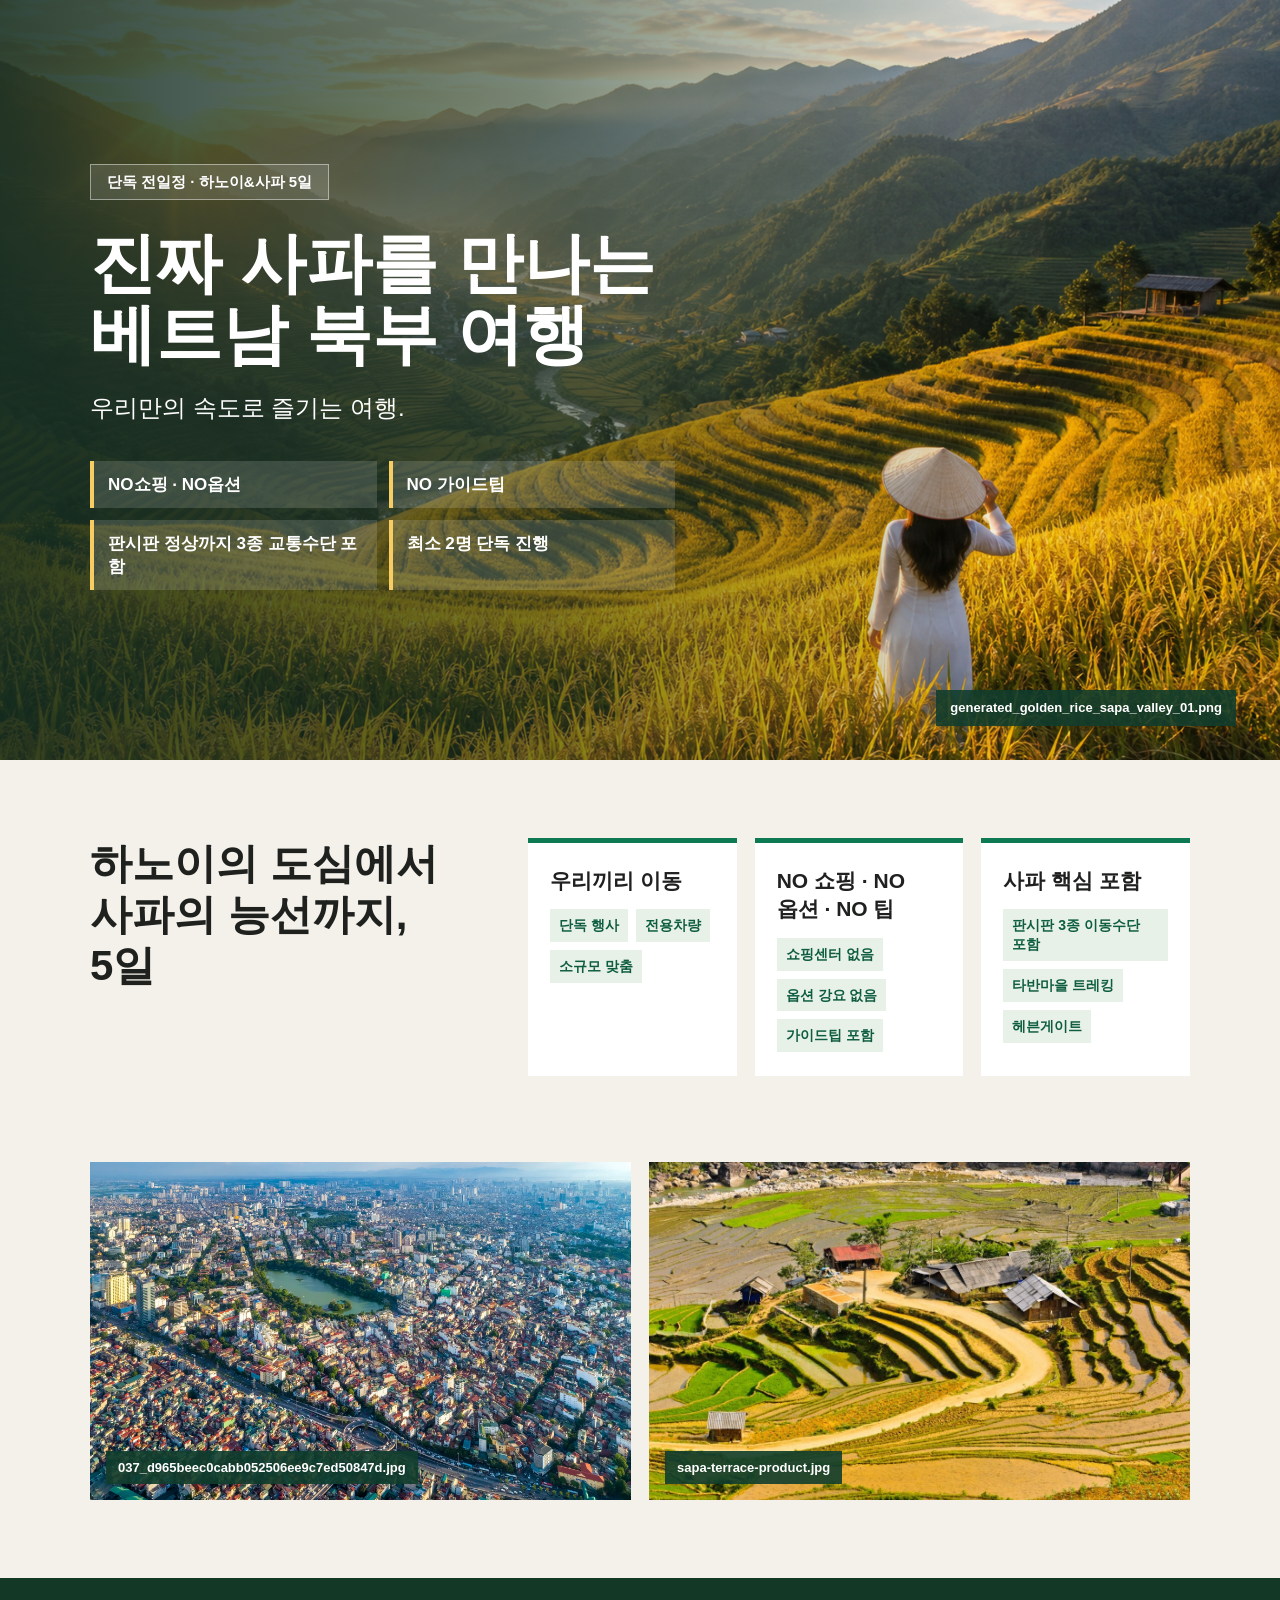
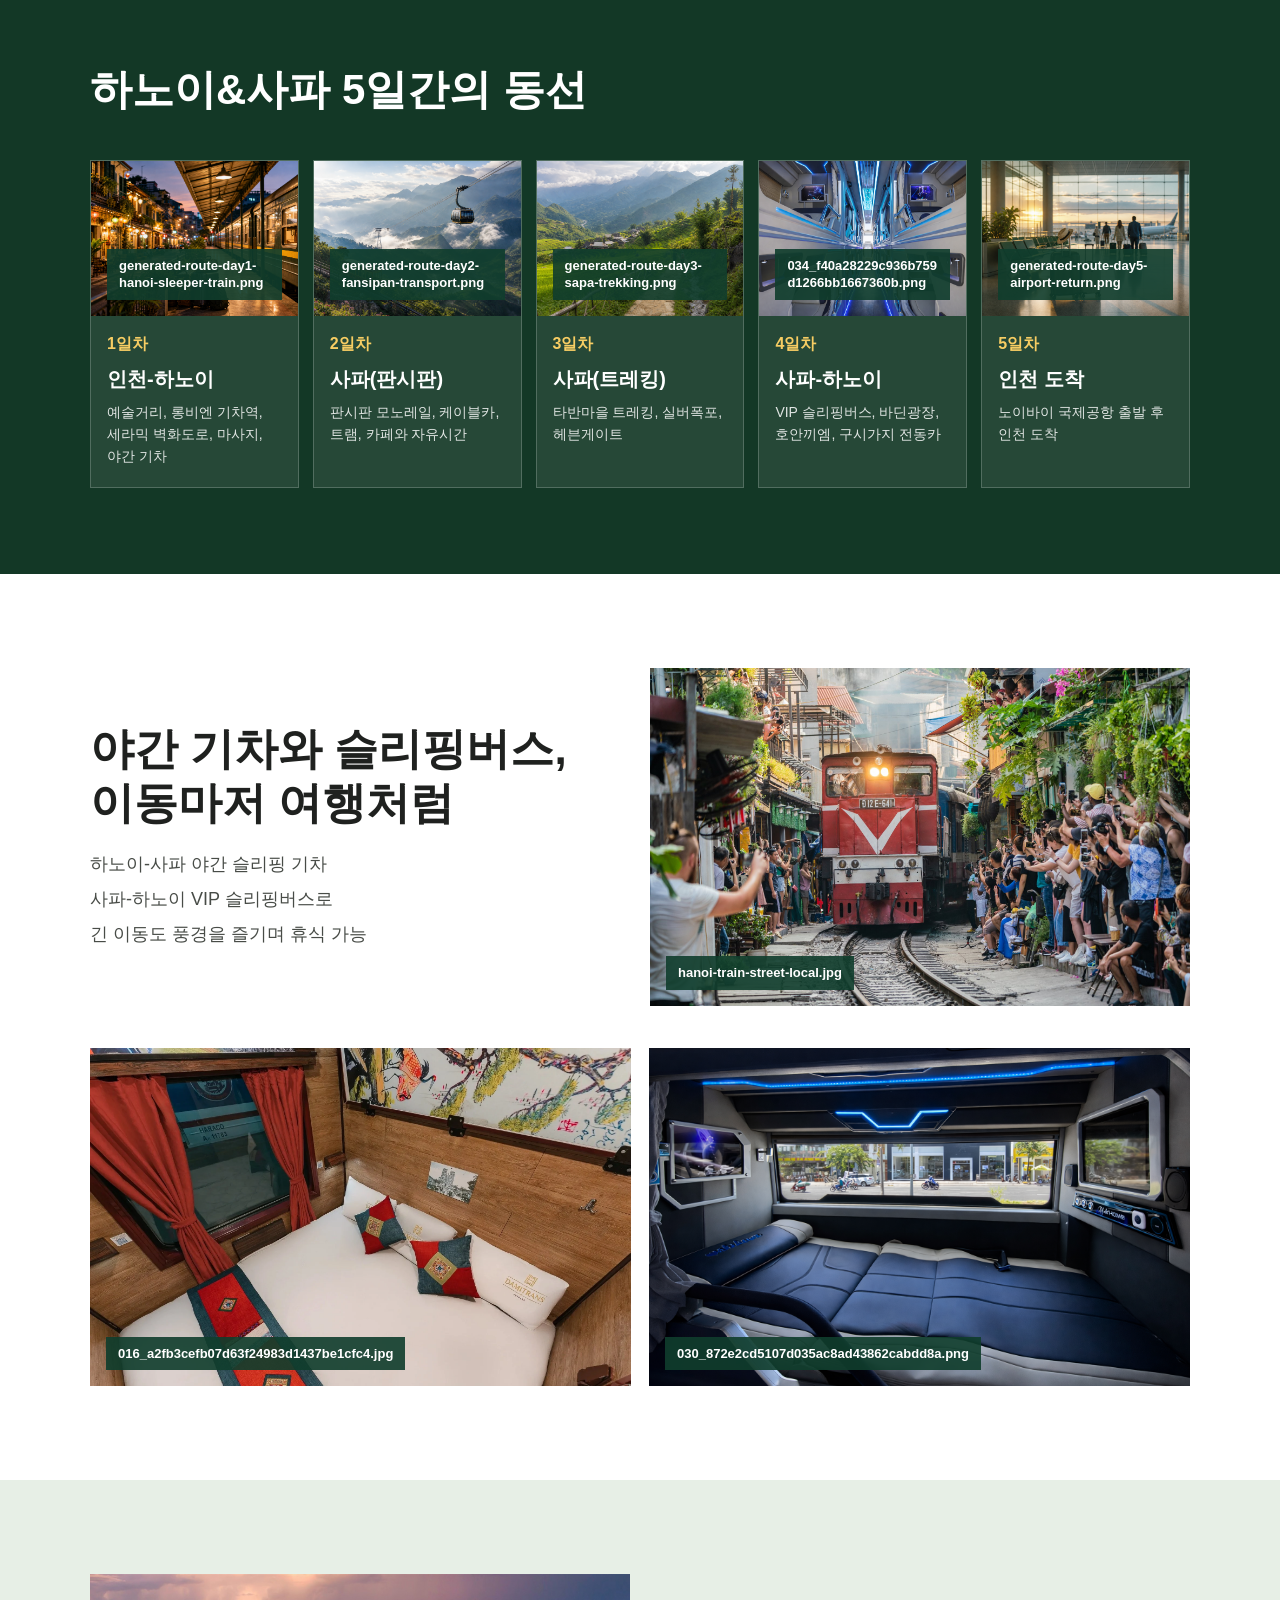
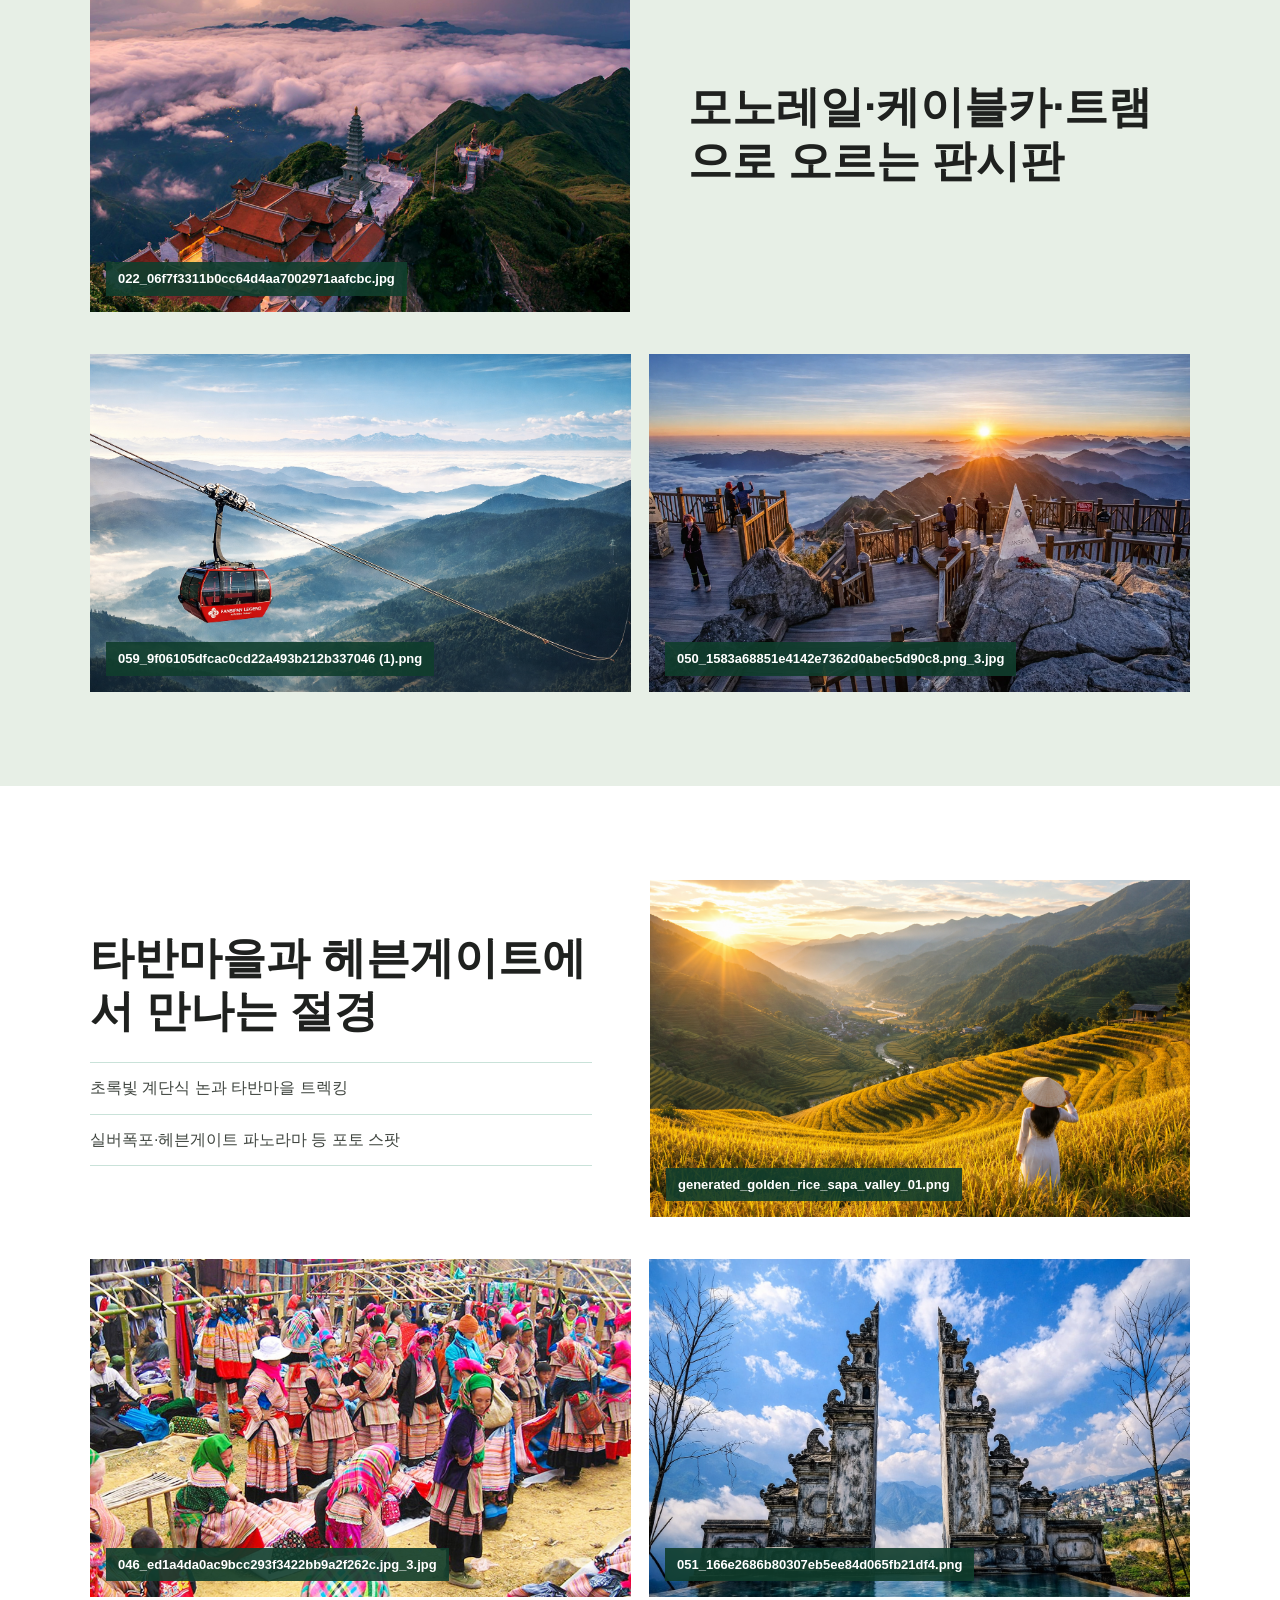
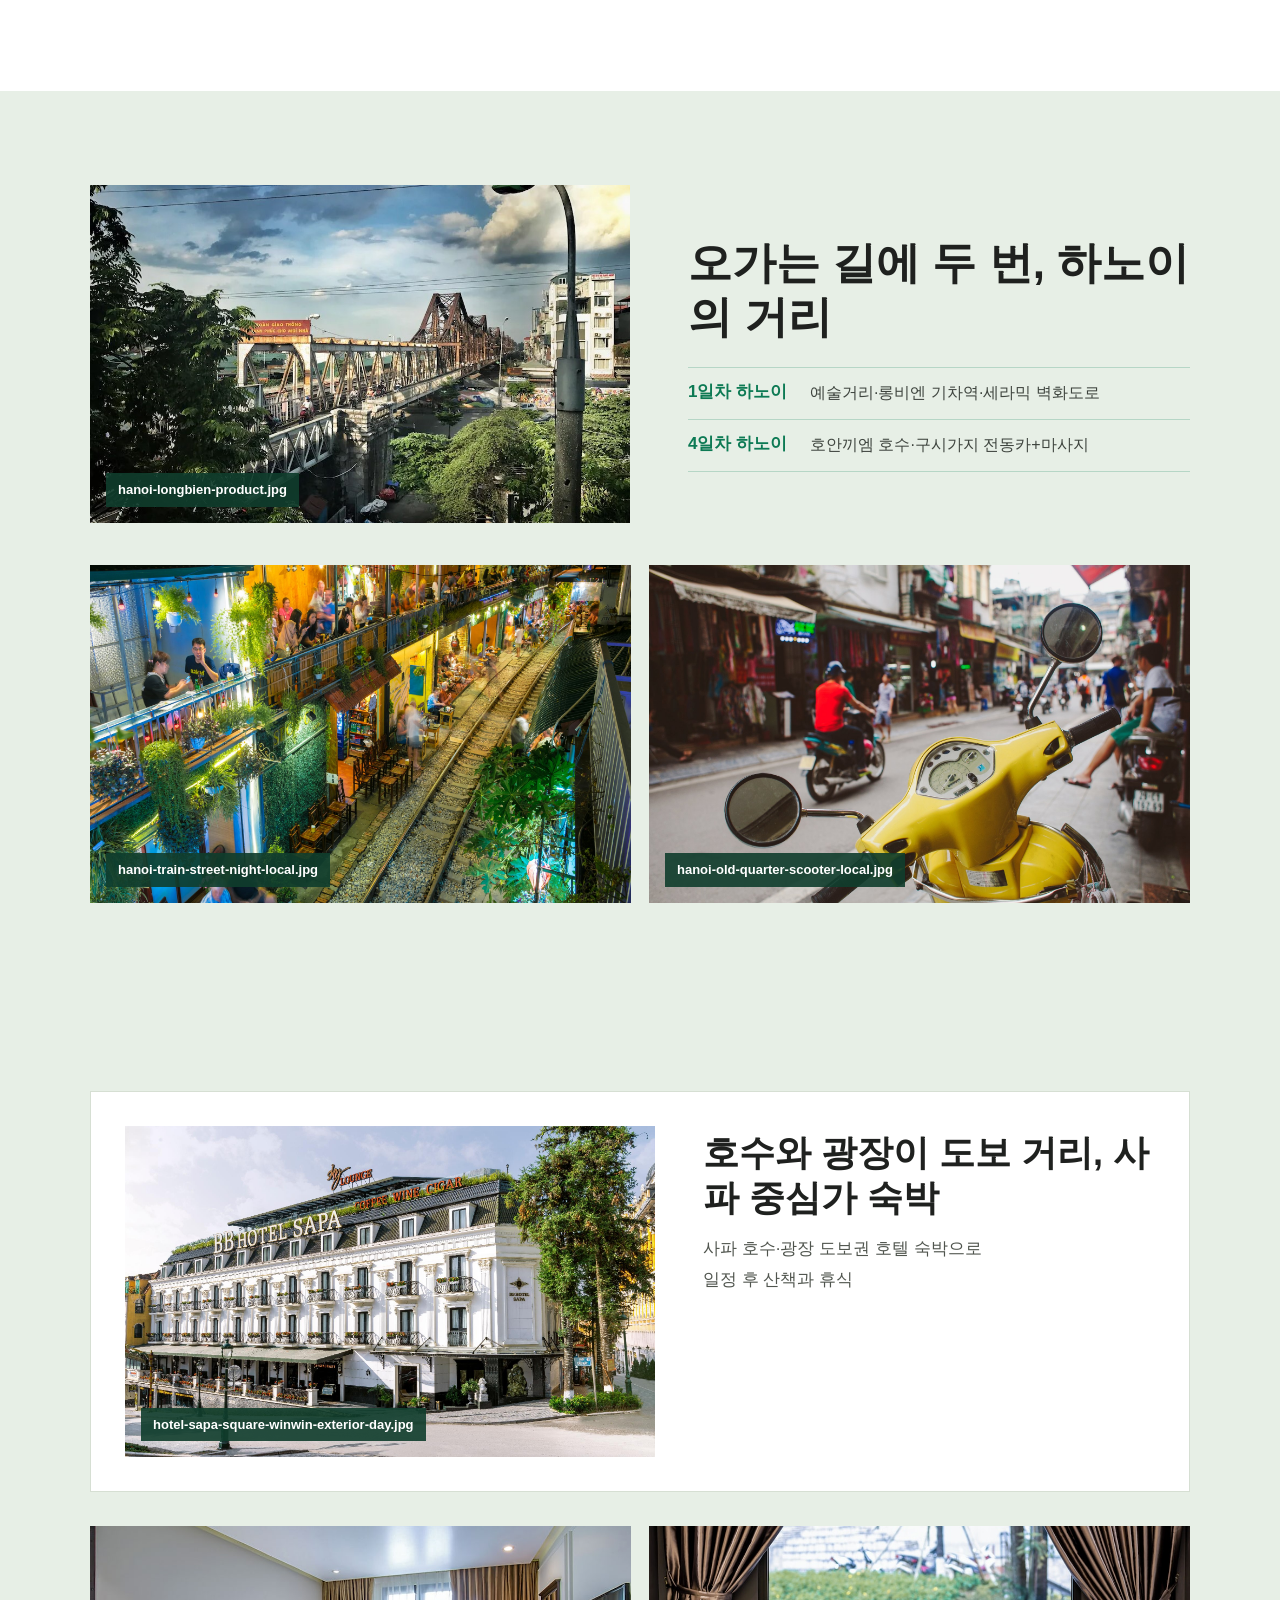
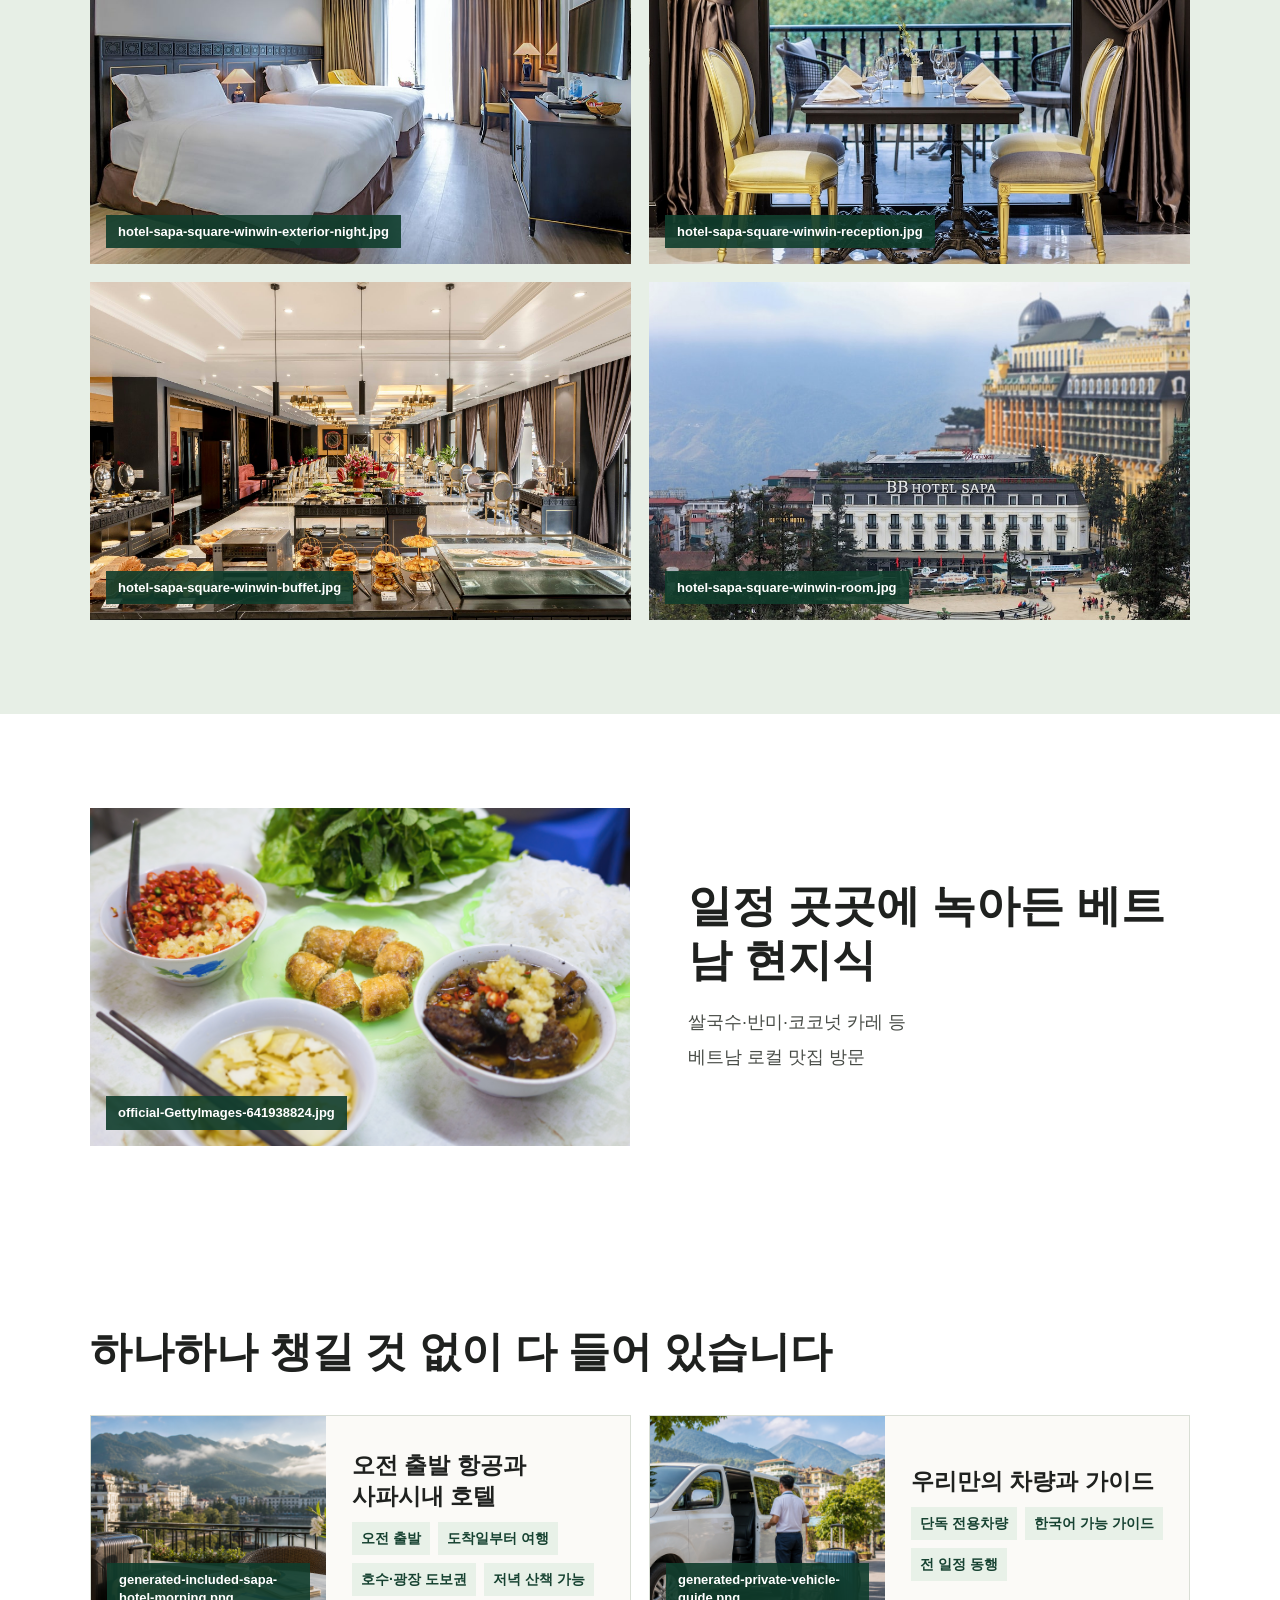
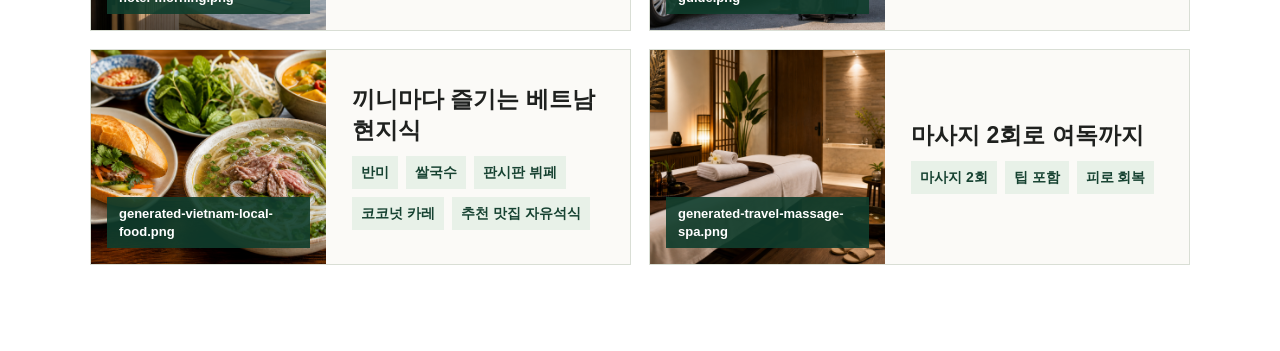
<file: 3avn1-hanoi-sapa-5d-uriman/index.html>
﻿<!doctype html>
<html lang="ko">
<head>
  <meta charset="utf-8">
  <meta name="viewport" content="width=1200">
  <title>[단독 전일정] 하노이&사파 5일 우리만</title>
  <style>
    * { box-sizing: border-box; }
    html, body { margin: 0; padding: 0; }
    body {
      min-width: 1180px;
      font-family: "Malgun Gothic", Arial, sans-serif;
      color: #1f211f;
      background: #f4f1ea;
      letter-spacing: 0;
      overflow-x: hidden;
    }
    a { color: inherit; text-decoration: none; }
    .page { width: 100%; overflow: hidden; }
    .section { width: 100%; }
    .inner { width: 1100px; margin: 0 auto; position: relative; }
    .hero {
      position: relative;
      min-height: 760px;
      background:
        linear-gradient(90deg, rgba(20, 45, 33, .88), rgba(20, 45, 33, .56) 42%, rgba(20, 45, 33, .04) 78%),
        url("assets/generated_golden_rice_sapa_valley_01.png") center/cover no-repeat;
      color: #fff;
    }
    .hero .inner { min-height: 760px; display: flex; align-items: center; }
    .hero-copy { width: 585px; padding-top: 30px; }
    .eyebrow {
      display: inline-flex;
      gap: 10px;
      align-items: center;
      height: 36px;
      padding: 0 16px;
      border: 1px solid rgba(255,255,255,.45);
      font-size: 15px;
      font-weight: 700;
      background: rgba(255,255,255,.12);
    }
    h1 {
      margin: 28px 0 18px;
      font-size: 66px;
      line-height: 1.08;
      font-weight: 900;
    }
    .hero-sub {
      margin: 0 0 34px;
      max-width: 560px;
      font-size: 24px;
      line-height: 1.6;
      font-weight: 500;
    }
    .hero-points {
      display: grid;
      grid-template-columns: repeat(2, 1fr);
      gap: 12px;
      margin: 0 0 36px;
      padding: 0;
      list-style: none;
    }
    .hero-points li {
      border-left: 4px solid #f7cd63;
      padding: 12px 14px;
      background: rgba(255,255,255,.14);
      font-size: 17px;
      font-weight: 700;
    }
    .hero-image-label {
      position: absolute;
      right: 44px;
      bottom: 34px;
      max-width: 360px;
      padding: 9px 14px;
      background: rgba(16, 61, 45, .88);
      color: #fff;
      font-size: 13px;
      font-weight: 900;
      line-height: 1.35;
      overflow-wrap: anywhere;
      pointer-events: auto;
      user-select: text;
      -webkit-user-select: text;
      cursor: text;
      z-index: 3;
    }
    .price-note { font-size: 14px; line-height: 1.55; opacity: .9; }
    .band-green { background: #103d2d; color: #fff; }
    .band-cream { background: #f4f1ea; }
    .band-white { background: #fff; }
    .band-mist { background: #e7efe6; }
    .lead-panel {
      padding: 78px 0 44px;
      display: grid;
      grid-template-columns: 390px 1fr;
      gap: 48px;
      align-items: start;
    }
    .lead-gallery { padding-bottom: 78px; }
    .nowrap { white-space: nowrap; }
    .section-title {
      margin: 0;
      font-size: 42px;
      line-height: 1.22;
      font-weight: 900;
    }
    .lead-text {
      margin: 10px 0 0;
      font-size: 19px;
      line-height: 1.9;
      color: #4b4d48;
    }
    .band-green .lead-text { color: rgba(255,255,255,.82); }
    .benefit-grid {
      display: grid;
      grid-template-columns: repeat(3, 1fr);
      gap: 18px;
    }
    .benefit {
      min-height: 178px;
      padding: 24px 22px;
      background: #fff;
      border-top: 5px solid #0d7a54;
    }
    .benefit strong {
      display: block;
      margin-bottom: 14px;
      font-size: 21px;
      line-height: 1.35;
      word-break: keep-all;
    }
    .benefit p {
      margin: 0;
      font-size: 16px;
      line-height: 1.7;
      color: #555a54;
      word-break: keep-all;
    }
    .benefit-tags {
      display: flex;
      flex-wrap: wrap;
      gap: 8px;
      margin: 0;
      padding: 0;
      list-style: none;
    }
    .benefit-tags li {
      padding: 7px 9px;
      background: #e8f1e8;
      color: #0f5d41;
      font-size: 14px;
      line-height: 1.35;
      font-weight: 900;
      word-break: keep-all;
    }
    .route {
      padding: 86px 0;
      background: #133826;
      color: #fff;
    }
    .route .lead-text { color: rgba(255,255,255,.78); }
    .route-card-grid {
      margin-top: 44px;
      display: grid;
      grid-template-columns: repeat(5, 1fr);
      gap: 14px;
    }
    .route-card {
      overflow: hidden;
      background: rgba(255,255,255,.08);
      border: 1px solid rgba(255,255,255,.2);
    }
    .route-card figure { margin: 0; position: relative; overflow: hidden; background: #fff; }
    .route-card img { width: 100%; aspect-ratio: 4 / 3; object-fit: cover; display: block; }
    .route-copy {
      min-height: 164px;
      padding: 18px 16px 20px;
    }
    .day { display: block; color: #f7cd63; font-weight: 900; margin-bottom: 12px; }
    .route-copy h3 { margin: 0 0 10px; font-size: 20px; line-height: 1.28; }
    .route-copy p { margin: 0; font-size: 14px; line-height: 1.55; opacity: .86; word-break: keep-all; }
    .photo-slab { padding: 94px 0; }
    .split {
      display: grid;
      grid-template-columns: 540px 1fr;
      gap: 58px;
      align-items: center;
    }
    .split.reverse { grid-template-columns: 1fr 540px; }
    .photo {
      width: 100%;
      aspect-ratio: 16 / 10;
      object-fit: cover;
      display: block;
      background: #ddd;
    }
    .photo.tall { aspect-ratio: 4 / 5; }
    .labeled-photo {
      position: relative;
      margin: 0;
      overflow: hidden;
      background: #fff;
    }
    .image-label {
      position: absolute;
      left: 16px;
      bottom: 16px;
      max-width: calc(100% - 32px);
      padding: 8px 12px;
      background: rgba(16, 61, 45, .9);
      color: #fff;
      font-size: 13px;
      font-weight: 900;
      line-height: 1.35;
      overflow-wrap: anywhere;
    }
    .copy h2 {
      margin: 0 0 18px;
      font-size: 44px;
      line-height: 1.22;
      font-weight: 900;
    }
    .copy p {
      margin: 0;
      font-size: 18px;
      line-height: 1.95;
      color: #484c47;
    }
    .keyword-list {
      display: grid;
      gap: 0;
      margin: 24px 0 0;
      padding: 0;
      list-style: none;
    }
    .keyword-list li {
      display: grid;
      grid-template-columns: 106px 1fr;
      gap: 16px;
      align-items: start;
      padding: 13px 0;
      border-top: 1px solid rgba(13, 122, 84, .22);
      font-size: 16px;
      line-height: 1.55;
      color: #3f453f;
      word-break: keep-all;
    }
    .keyword-list li:last-child { border-bottom: 1px solid rgba(13, 122, 84, .22); }
    .keyword-list b {
      color: #0d7a54;
      font-size: 17px;
      line-height: 1.35;
      font-weight: 900;
    }
    .keyword-list span { display: block; }
    .keyword-list li span:only-child { grid-column: 1 / -1; }
    .check-list {
      margin: 26px 0 0;
      padding: 0;
      list-style: none;
    }
    .check-list li {
      position: relative;
      padding-left: 22px;
      margin: 10px 0;
      font-size: 17px;
      line-height: 1.55;
      color: #333833;
    }
    .check-list li:before {
      content: "";
      position: absolute;
      left: 0;
      top: .72em;
      width: 8px;
      height: 8px;
      background: #0d7a54;
    }
    .gallery-2x2 {
      display: grid;
      grid-template-columns: repeat(2, 1fr);
      gap: 18px;
      margin-top: 42px;
    }
    .gallery-2x2 figure { margin: 0; background: #fff; position: relative; overflow: hidden; }
    .gallery-2x2 img { width: 100%; aspect-ratio: 16 / 10; object-fit: cover; display: block; }
    .route .gallery-2x2 { margin-top: 34px; }
    .hotel-gallery { margin-top: 34px; }
    .value-stack {
      padding: 86px 0;
      background: #fff;
    }
    .value-card-grid {
      display: grid;
      grid-template-columns: repeat(2, 1fr);
      gap: 18px;
      margin-top: 38px;
    }
    .value-card {
      display: grid;
      grid-template-columns: 235px 1fr;
      min-height: 214px;
      overflow: hidden;
      border: 1px solid #d9ded5;
      background: #fbfaf7;
    }
    .value-card figure { margin: 0; position: relative; overflow: hidden; background: #ddd; }
    .value-card img { width: 100%; height: 100%; min-height: 214px; object-fit: cover; display: block; }
    .value-copy {
      display: flex;
      flex-direction: column;
      justify-content: center;
      padding: 24px 26px;
    }
    .value-copy h3 { margin: 0 0 10px; font-size: 23px; line-height: 1.35; word-break: keep-all; }
    .value-copy p { margin: 0; font-size: 16px; line-height: 1.75; color: #565a54; word-break: keep-all; }
    .value-keywords {
      display: flex;
      flex-wrap: wrap;
      gap: 8px;
      margin: 0;
      padding: 0;
      list-style: none;
    }
    .value-keywords li {
      padding: 7px 9px;
      background: #e8f1e8;
      color: #164231;
      font-size: 14px;
      line-height: 1.35;
      font-weight: 900;
      word-break: keep-all;
    }
    .hotel {
      padding: 94px 0;
      background: #e7efe6;
    }
    .hotel-card {
      display: grid;
      grid-template-columns: 530px 1fr;
      gap: 48px;
      background: #fff;
      padding: 34px;
      border: 1px solid #d6dfd3;
    }
    .hotel-card .labeled-photo { align-self: start; }
    .hotel-card img { width: 100%; aspect-ratio: 16 / 10; object-fit: cover; display: block; }
    .hotel-card h2 { margin: 4px 0 14px; font-size: 36px; line-height: 1.25; }
    .hotel-card p { margin: 0; font-size: 17px; line-height: 1.8; color: #50554e; }
    .condition {
      padding: 84px 0;
      background: #163525;
      color: #fff;
    }
    .condition .box {
      display: grid;
      grid-template-columns: 340px 1fr;
      gap: 48px;
      align-items: start;
    }
    .price {
      padding: 26px;
      background: #f7cd63;
      color: #17251b;
    }
    .price b { display: block; font-size: 40px; margin-top: 6px; }
    .condition ul { margin: 0; padding: 0; list-style: none; }
    .condition li { margin: 0 0 13px; font-size: 17px; line-height: 1.7; color: rgba(255,255,255,.86); }
    .small { font-size: 14px; line-height: 1.7; color: rgba(255,255,255,.72); }
  </style>
</head>
<body>
  <main class="page">
    <section class="section hero">
      <div class="inner">
        <div class="hero-copy">
          <div class="eyebrow">단독 전일정 · 하노이&사파 5일</div>
          <h1>진짜 사파를 만나는<br>베트남 북부 여행</h1>
          <p class="hero-sub">우리만의 속도로 즐기는 여행.</p>
          <ul class="hero-points">
            <li>NO쇼핑 · NO옵션</li>
            <li>NO 가이드팁</li>
            <li>판시판 정상까지 3종 교통수단 포함</li>
            <li>최소 2명 단독 진행</li>
          </ul>
        </div>
      </div>
      <span class="hero-image-label">generated_golden_rice_sapa_valley_01.png</span>
    </section>

    <section class="section band-cream">
      <div class="inner lead-panel">
        <div>
          <h2 class="section-title">하노이의 도심에서<br>사파의 능선까지, <span class="nowrap">5일</span></h2>
        </div>
        <div class="benefit-grid">
          <div class="benefit">
            <strong>우리끼리 이동</strong>
            <ul class="benefit-tags">
              <li>단독 행사</li>
              <li>전용차량</li>
              <li>소규모 맞춤</li>
            </ul>
          </div>
          <div class="benefit">
            <strong>NO 쇼핑 · NO 옵션 · NO 팁</strong>
            <ul class="benefit-tags">
              <li>쇼핑센터 없음</li>
              <li>옵션 강요 없음</li>
              <li>가이드팁 포함</li>
            </ul>
          </div>
          <div class="benefit">
            <strong>사파 핵심 포함</strong>
            <ul class="benefit-tags">
              <li>판시판 3종 이동수단 포함</li>
              <li>타반마을 트레킹</li>
              <li>헤븐게이트</li>
            </ul>
          </div>
        </div>
      </div>
      <div class="inner gallery-2x2 lead-gallery">
        <figure>
          <img src="assets/037_d965beec0cabb052506ee9c7ed50847d.jpg" alt="하노이 호안끼엠">
          <span class="image-label">037_d965beec0cabb052506ee9c7ed50847d.jpg</span>
        </figure>
        <figure>
          <img src="assets/sapa-terrace-product.jpg" alt="사파 계단식 논">
          <span class="image-label">sapa-terrace-product.jpg</span>
        </figure>
      </div>
    </section>

    <section class="section route">
      <div class="inner">
        <h2 class="section-title">하노이&사파 5일간의 동선</h2>
        <div class="route-card-grid">
          <article class="route-card">
            <figure>
              <img src="assets/generated-route-day1-hanoi-sleeper-train.png" alt="하노이에서 야간 기차로 이어지는 동선">
              <span class="image-label">generated-route-day1-hanoi-sleeper-train.png</span>
            </figure>
            <div class="route-copy">
              <span class="day">1일차</span>
              <h3>인천-하노이</h3>
              <p>예술거리, 롱비엔 기차역, 세라믹 벽화도로, 마사지, 야간 기차</p>
            </div>
          </article>
          <article class="route-card">
            <figure>
              <img src="assets/generated-route-day2-fansipan-transport.png" alt="판시판으로 오르는 산악 교통">
              <span class="image-label">generated-route-day2-fansipan-transport.png</span>
            </figure>
            <div class="route-copy">
              <span class="day">2일차</span>
              <h3>사파(판시판)</h3>
              <p>판시판 모노레일, 케이블카, 트램, 카페와 자유시간</p>
            </div>
          </article>
          <article class="route-card">
            <figure>
              <img src="assets/generated-route-day3-sapa-trekking.png" alt="사파 계단식 논 트레킹 동선">
              <span class="image-label">generated-route-day3-sapa-trekking.png</span>
            </figure>
            <div class="route-copy">
              <span class="day">3일차</span>
              <h3>사파(트레킹)</h3>
              <p>타반마을 트레킹, 실버폭포, 헤븐게이트</p>
            </div>
          </article>
          <article class="route-card">
            <figure>
              <img src="assets/034_f40a28229c936b759d1266bb1667360b.png" alt="사파에서 하노이로 돌아오는 슬리핑버스">
              <span class="image-label">034_f40a28229c936b759d1266bb1667360b.png</span>
            </figure>
            <div class="route-copy">
              <span class="day">4일차</span>
              <h3>사파-하노이</h3>
              <p>VIP 슬리핑버스, 바딘광장, 호안끼엠, 구시가지 전동카</p>
            </div>
          </article>
          <article class="route-card">
            <figure>
              <img src="assets/generated-route-day5-airport-return.png" alt="하노이 공항에서 귀국하는 동선">
              <span class="image-label">generated-route-day5-airport-return.png</span>
            </figure>
            <div class="route-copy">
              <span class="day">5일차</span>
              <h3>인천 도착</h3>
              <p>노이바이 국제공항 출발 후 인천 도착</p>
            </div>
          </article>
        </div>
      </div>
    </section>

    <section class="section photo-slab band-white">
      <div class="inner split reverse">
        <div class="copy">
          <h2>야간 기차와 슬리핑버스, 이동마저 여행처럼</h2>
          <p>하노이-사파 야간 슬리핑 기차<br>사파-하노이 VIP 슬리핑버스로<br>긴 이동도 풍경을 즐기며 휴식 가능</p>
        </div>
        <figure class="labeled-photo">
          <img class="photo" src="assets/hanoi-train-street-local.jpg" alt="하노이 열차">
          <span class="image-label">hanoi-train-street-local.jpg</span>
        </figure>
      </div>
      <div class="inner gallery-2x2">
        <figure>
          <img src="assets/016_a2fb3cefb07d63f24983d1437be1cfc4.jpg" alt="롱비엔 기차역">
          <span class="image-label">016_a2fb3cefb07d63f24983d1437be1cfc4.jpg</span>
        </figure>
        <figure>
          <img src="assets/030_872e2cd5107d035ac8ad43862cabdd8a.png" alt="하노이 기차역">
          <span class="image-label">030_872e2cd5107d035ac8ad43862cabdd8a.png</span>
        </figure>
      </div>
    </section>

    <section class="section photo-slab band-mist">
      <div class="inner split">
        <figure class="labeled-photo">
          <img class="photo" src="assets/022_06f7f3311b0cc64d4aa7002971aafcbc.jpg" alt="판시판 케이블카">
          <span class="image-label">022_06f7f3311b0cc64d4aa7002971aafcbc.jpg</span>
        </figure>
        <div class="copy">
          <h2>모노레일·케이블카·트램으로 오르는 판시판</h2>
        </div>
      </div>
      <div class="inner gallery-2x2">
        <figure>
          <img src="assets/059_9f06105dfcac0cd22a493b212b337046 (1).png" alt="판시판 케이블카">
          <span class="image-label">059_9f06105dfcac0cd22a493b212b337046 (1).png</span>
        </figure>
        <figure>
          <img src="assets/050_1583a68851e4142e7362d0abec5d90c8.png_3.jpg" alt="판시판 정상">
          <span class="image-label">050_1583a68851e4142e7362d0abec5d90c8.png_3.jpg</span>
        </figure>
      </div>
    </section>

    <section class="section photo-slab band-white">
      <div class="inner split reverse">
        <div class="copy">
          <h2>타반마을과 헤븐게이트에서 만나는 절경</h2>
          <ul class="keyword-list">
            <li><span>초록빛 계단식 논과 타반마을 트렉킹</span></li>
            <li><span>실버폭포·헤븐게이트 파노라마 등 포토 스팟</span></li>
          </ul>
        </div>
        <figure class="labeled-photo">
          <img class="photo" src="assets/generated_golden_rice_sapa_valley_01.png" alt="타반마을 계곡">
          <span class="image-label">generated_golden_rice_sapa_valley_01.png</span>
        </figure>
      </div>
      <div class="inner gallery-2x2">
        <figure>
          <img src="assets/046_ed1a4da0ac9bcc293f3422bb9a2f262c.jpg_3.jpg" alt="사파 계단식 논">
          <span class="image-label">046_ed1a4da0ac9bcc293f3422bb9a2f262c.jpg_3.jpg</span>
        </figure>
        <figure>
          <img src="assets/051_166e2686b80307eb5ee84d065fb21df4.png" alt="사파 계단식 논">
          <span class="image-label">051_166e2686b80307eb5ee84d065fb21df4.png</span>
        </figure>
      </div>
    </section>

    <section class="section photo-slab band-mist">
      <div class="inner split">
        <figure class="labeled-photo">
          <img class="photo" src="assets/hanoi-longbien-product.jpg" alt="하노이 호안끼엠 야경">
          <span class="image-label">hanoi-longbien-product.jpg</span>
        </figure>
        <div class="copy">
          <h2>오가는 길에 두 번, 하노이의 거리</h2>
          <ul class="keyword-list">
            <li><b>1일차 하노이</b><span>예술거리·롱비엔 기차역·세라믹 벽화도로</span></li>
            <li><b>4일차 하노이</b><span>호안끼엠 호수·구시가지 전동카+마사지</span></li>
          </ul>
        </div>
      </div>
      <div class="inner gallery-2x2">
        <figure>
          <img src="assets/hanoi-train-street-night-local.jpg" alt="하노이 거리">
          <span class="image-label">hanoi-train-street-night-local.jpg</span>
        </figure>
        <figure>
          <img src="assets/hanoi-old-quarter-scooter-local.jpg" alt="하노이 구시가지">
          <span class="image-label">hanoi-old-quarter-scooter-local.jpg</span>
        </figure>
      </div>
    </section>

    <section class="section hotel">
      <div class="inner hotel-card">
        <figure class="labeled-photo">
          <img src="assets/hotel-sapa-square-winwin-exterior-day.jpg" alt="호텔 사파 스퀘어 외관">
          <span class="image-label">hotel-sapa-square-winwin-exterior-day.jpg</span>
        </figure>
        <div>
          <h2>호수와 광장이 도보 거리, 사파 중심가 숙박</h2>
          <p>사파 호수·광장 도보권 호텔 숙박으로<br>일정 후 산책과 휴식</p>
        </div>
      </div>
      <div class="inner gallery-2x2 hotel-gallery">
        <figure>
          <img src="assets/hotel-sapa-square-winwin-exterior-night.jpg" alt="호텔 사파 스퀘어 야간 외관">
          <span class="image-label">hotel-sapa-square-winwin-exterior-night.jpg</span>
        </figure>
        <figure>
          <img src="assets/hotel-sapa-square-winwin-reception.jpg" alt="호텔 사파 스퀘어 리셉션">
          <span class="image-label">hotel-sapa-square-winwin-reception.jpg</span>
        </figure>
        <figure>
          <img src="assets/hotel-sapa-square-winwin-buffet.jpg" alt="호텔 사파 스퀘어 레스토랑">
          <span class="image-label">hotel-sapa-square-winwin-buffet.jpg</span>
        </figure>
        <figure>
          <img src="assets/hotel-sapa-square-winwin-room.jpg" alt="호텔 사파 스퀘어 객실">
          <span class="image-label">hotel-sapa-square-winwin-room.jpg</span>
        </figure>
      </div>
    </section>

    <section class="section photo-slab band-white">
      <div class="inner split">
        <figure class="labeled-photo">
          <img class="photo" src="assets/official-GettyImages-641938824.jpg" alt="베트남 현지식">
          <span class="image-label">official-GettyImages-641938824.jpg</span>
        </figure>
        <div class="copy">
          <h2>일정 곳곳에 녹아든 베트남 현지식</h2>
          <p>쌀국수·반미·코코넛 카레 등<br>베트남 로컬 맛집 방문</p>
        </div>
      </div>
    </section>

    <section class="section value-stack">
      <div class="inner">
        <h2 class="section-title">하나하나 챙길 것 없이 다 들어 있습니다</h2>
        <div class="value-card-grid">
          <article class="value-card">
            <figure>
              <img src="assets/generated-included-sapa-hotel-morning.png" alt="사파 중심 호텔과 오전 출발 분위기">
              <span class="image-label">generated-included-sapa-hotel-morning.png</span>
            </figure>
            <div class="value-copy">
              <h3>오전 출발 항공과 사파시내 호텔</h3>
              <ul class="value-keywords">
                <li>오전 출발</li>
                <li>도착일부터 여행</li>
                <li>호수·광장 도보권</li>
                <li>저녁 산책 가능</li>
              </ul>
            </div>
          </article>
          <article class="value-card">
            <figure>
              <img src="assets/generated-private-vehicle-guide.png" alt="전용차량과 현지 가이드">
              <span class="image-label">generated-private-vehicle-guide.png</span>
            </figure>
            <div class="value-copy">
              <h3>우리만의 차량과 가이드</h3>
              <ul class="value-keywords">
                <li>단독 전용차량</li>
                <li>한국어 가능 가이드</li>
                <li>전 일정 동행</li>
              </ul>
            </div>
          </article>
          <article class="value-card">
            <figure>
              <img src="assets/generated-vietnam-local-food.png" alt="베트남 현지식">
              <span class="image-label">generated-vietnam-local-food.png</span>
            </figure>
            <div class="value-copy">
              <h3>끼니마다 즐기는 베트남 현지식</h3>
              <ul class="value-keywords">
                <li>반미</li>
                <li>쌀국수</li>
                <li>판시판 뷔페</li>
                <li>코코넛 카레</li>
                <li>추천 맛집 자유석식</li>
              </ul>
            </div>
          </article>
          <article class="value-card">
            <figure>
              <img src="assets/generated-travel-massage-spa.png" alt="마사지와 휴식">
              <span class="image-label">generated-travel-massage-spa.png</span>
            </figure>
            <div class="value-copy">
              <h3>마사지 2회로 여독까지</h3>
              <ul class="value-keywords">
                <li>마사지 2회</li>
                <li>팁 포함</li>
                <li>피로 회복</li>
              </ul>
            </div>
          </article>
        </div>
      </div>
    </section>

  </main>
</body>
</html>
</file>
